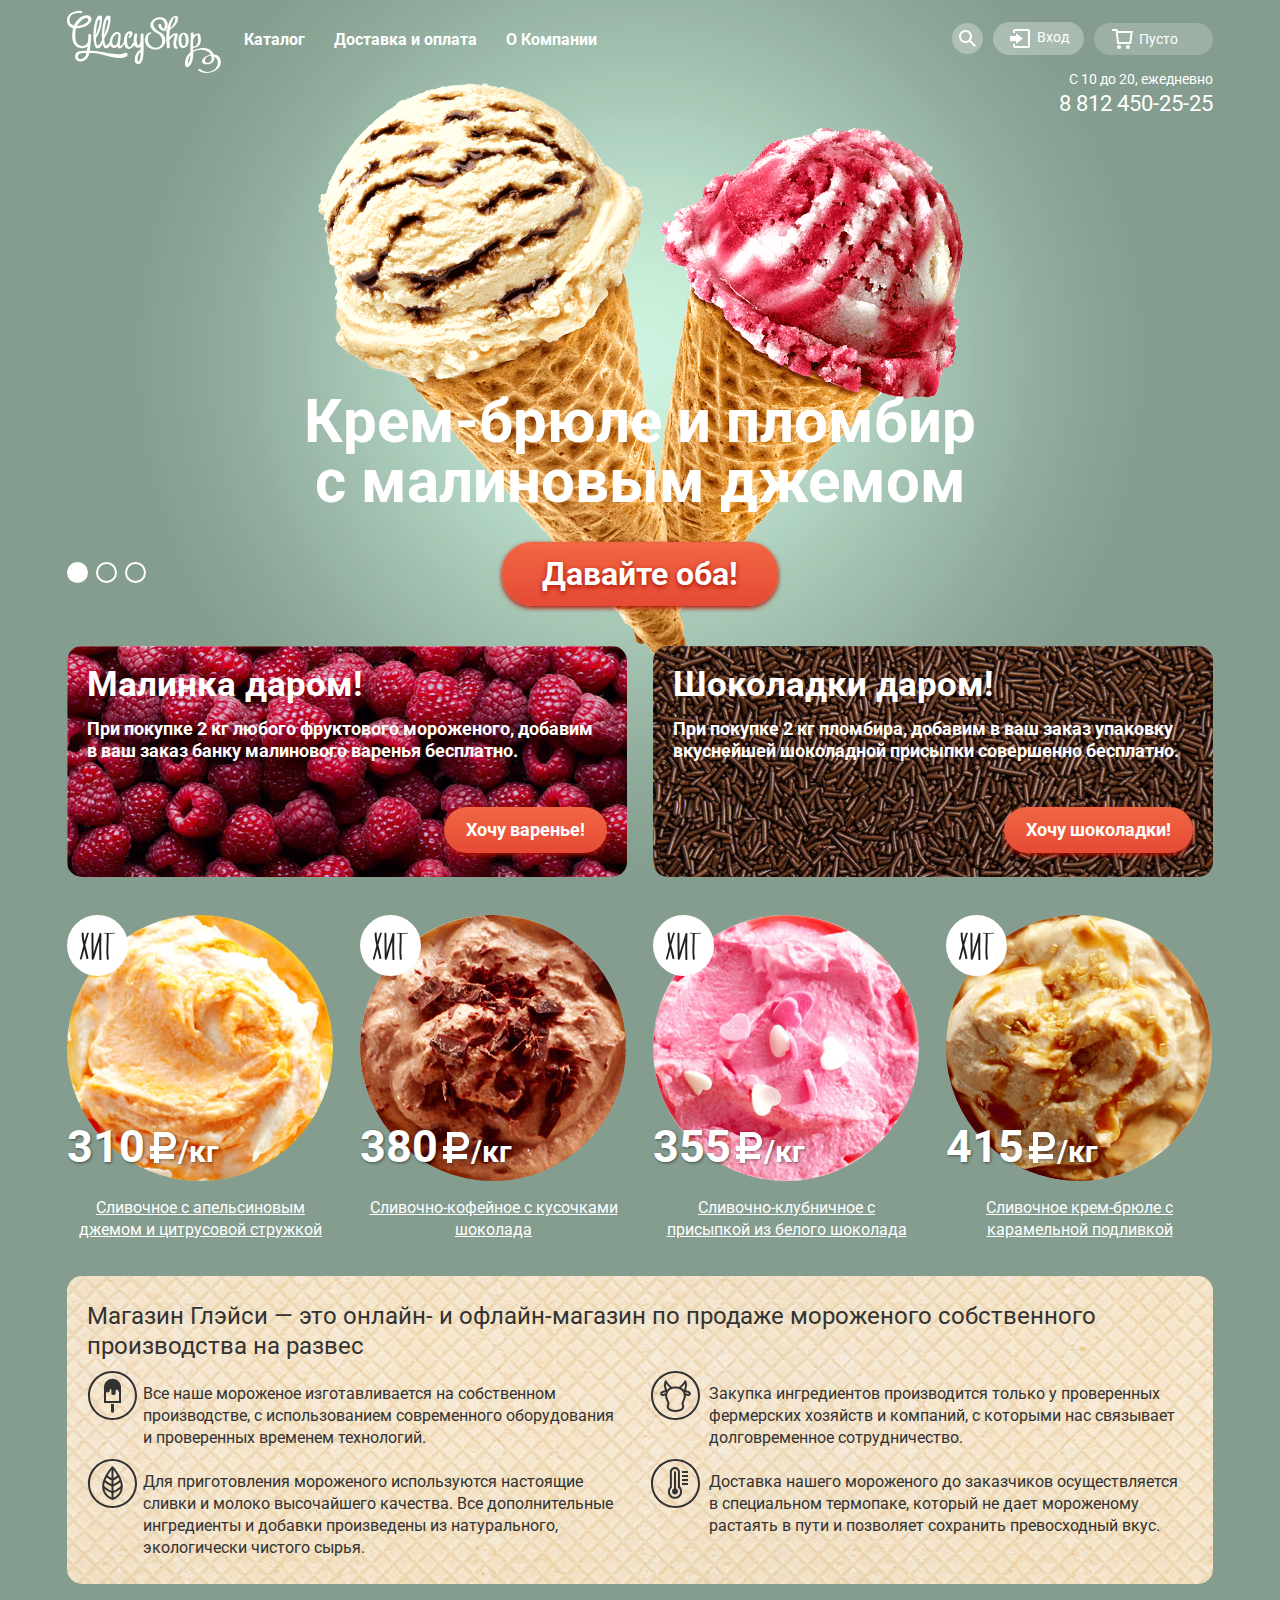
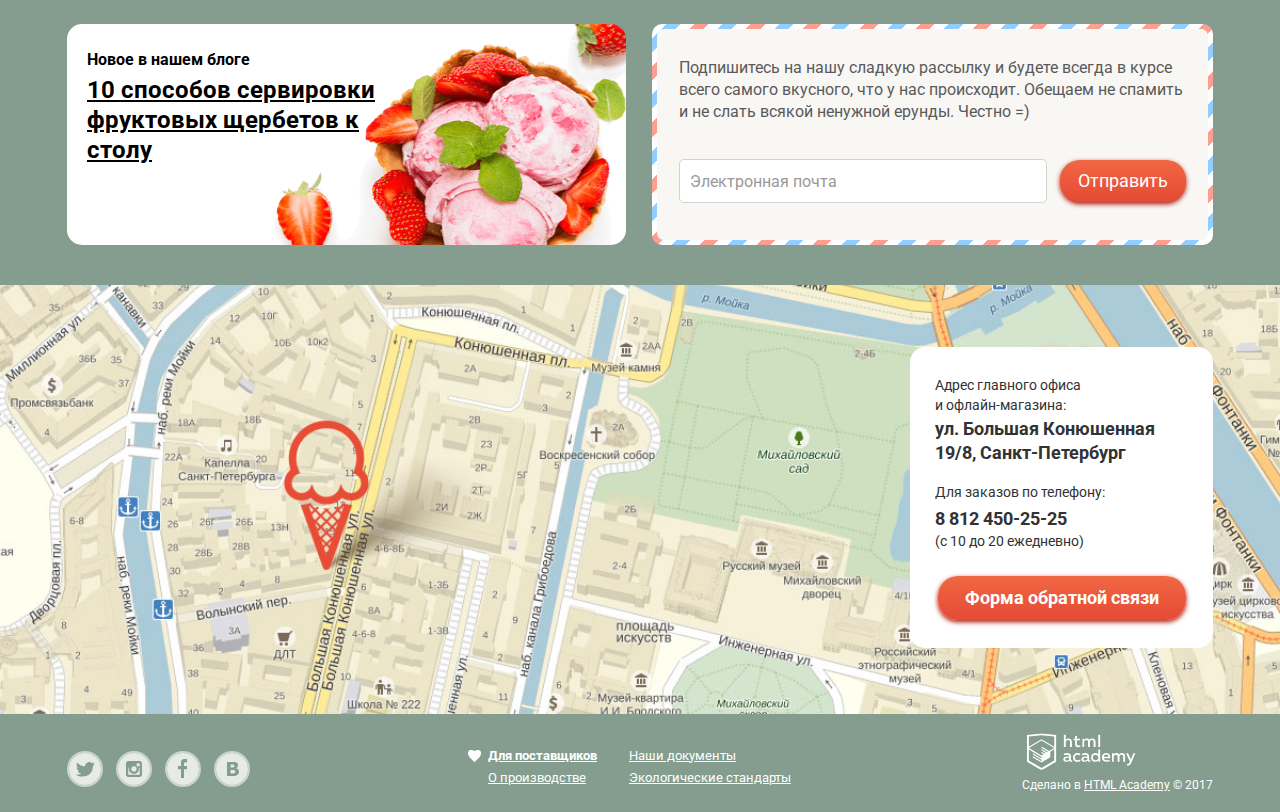
<file: index.html>
<!DOCTYPE html>
<html lang="ru">
  <head>
    <meta charset="utf-8">
    <title>Глейси — магазин мороженого</title>
    <link rel="stylesheet" type="text/css" href="css/normalize.css" />
    <link rel="stylesheet" href="css/style-dist.css">
    <link href="https://fonts.googleapis.com/css?family=Roboto:400,700&amp;subset=cyrillic" rel="stylesheet">
  </head>

  <body>

    <input class="visually-hidden" type="radio" id="product-1" name="toggle" checked>
    <input class="visually-hidden" type="radio" id="product-2" name="toggle">
    <input class="visually-hidden" type="radio" id="product-3" name="toggle">

    <div class="index-wrapper">

      <header class="index-header container">

        <nav class="main-menu">
          <a class="logo"><img src="img/logo.svg" alt="Логотип Глейси" width="154" height="64"></a>
          <ul class="main-navigation">
            <li class="sub-menu-container"><a class="sub-menu-link" href="#">Каталог</a>
              <ul class="sub-menu">
                <li><a href="#">Новинки</a></li>
                <li><a href="gllacy-catalog.html">Сливочное</a></li>
                <li><a href="#">Щербеты</a></li>
                <li><a href="#">Фруктовый лед</a></li>
                <li><a href="#">Мелорин</a></li>
              </ul>
            </li>
            <li><a href="#">Доставка и оплата</a></li>
            <li><a href="#">О Компании</a></li>
          </ul>

          <ul class="user-navigation">
            <li class="search">
              <form action="https://echo.htmlacademy.ru" method="get" name="search-form">
                <div class="search-wrapper">
                  <input type="search" name="search" placeholder="Что ищем?">
                </div>
                <button type="submit"><svg version="1.1" xmlns="http://www.w3.org/2000/svg" xmlns:xlink="http://www.w3.org/1999/xlink" x="0px" y="0px" width="17px"
                	 height="17px" viewBox="0 0 17 17" enable-background="new 0 0 17 17" xml:space="preserve">
                	<path fill="#FFFFFF" d="M16.958,15.527L11.75,10.32C12.533,9.247,13,7.93,13,6.5C13,2.91,10.09,0,6.5,0S0,2.91,0,6.5
                		S2.91,13,6.5,13c1.438,0,2.763-0.473,3.839-1.263l5.205,5.204L16.958,15.527z M6.5,11C4.019,11,2,8.981,2,6.5S4.019,2,6.5,2
                		S11,4.019,11,6.5S8.981,11,6.5,11z"/>
                </svg></button>
              </form>
            </li>

            <li class="user-login">
              <div class="login"><svg version="1.1" id="Layer_1" xmlns="http://www.w3.org/2000/svg" xmlns:xlink="http://www.w3.org/1999/xlink" x="0px" y="0px"
              	 width="21px" height="19px" viewBox="0 0 21 19" enable-background="new 0 0 21 19" xml:space="preserve">
              	<polygon fill="#FFFFFF" points="6,14.875 12.917,9.5 6,4.125 6,7.042 -0.042,7.042 -0.042,11.959 6,11.959 	"/>
              	<path fill="#FFFFFF" d="M18,0H5C3.9,0,3,0.9,3,2v2h2V2h13v15H5v-2H3v2c0,1.1,0.9,2,2,2h13c1.1,0,2-0.9,2-2V2C20,0.9,19.1,0,18,0z"
              		/>
              </svg>  Вход</div>
              <div class="login-form form-basic">
                <form action="https://echo.htmlacademy.ru" method="post" name="login-form">
                  <input type="email" name="email" placeholder="Электронная почта">
                  <input type="password" name="password" placeholder="Пароль">
                  <div class="login-form-wrapper">
                    <button class="login-button button" type="submit" value="Войти">Войти</button>
                      <div class="login-form-wrapper-inner">
                        <a href="#">Забыли пароль?</a>
                        <a href="#">Новая регистрация</a>
                      </div>
                  </div>
                </form>
              </div>
            </li>

            <li class="cart">
              <a class="empty-cart" href="#">Пусто</a>
            </li>

          </ul>
        </nav>

        <div class="header-contacts index-header-contacts">
          <p>С 10 до 20, ежедневно</p>
          <a href="tel:+78124502525">8 812 450-25-25</a>
        </div>

      </header>

      <main>

        <div class="container">

          <h1 class="visually-hidden">Магазин Глэйси</h1>

          <section class="slider-section">
            <div class="slider-controls">
              <label for="product-1"></label>
              <label for="product-2"></label>
              <label for="product-3"></label>
            </div>
            <ul class="slider">
              <li id="slide1">
                <b>Крем-брюле и пломбир с малиновым джемом</b>
                <a class="slider-button button" href="#">Давайте оба!</a>
              </li>
              <li id="slide2">
                <b>Шоколадный пломбир и лимонный сорбет</b>
                <a class="slider-button button" href="#">Давайте оба!</a>
              </li>
              <li id="slide3">
                <b>Пломбир с помадкой и клубничный щербет</b>
                <a class="slider-button button" href="#">Давайте оба!</a>
              </li>
            </ul>
          </section>
          <section class="promo-section">
            <div class="promo-container">
              <h2 class="promo-header">Малинка даром!</h2>
              <p>При покупке 2 кг любого фруктового мороженого, добавим в ваш заказ банку малинового варенья бесплатно.</p>
              <a class="promo-button button" href="#">Хочу варенье!</a>
            </div>
            <div class="promo-container">
              <h2 class="promo-header">Шоколадки даром!</h2>
              <p>При покупке 2 кг пломбира, добавим в ваш заказ упаковку вкуснейшей шоколадной присыпки совершенно бесплатно.</p>
              <a class="promo-button button" href="#">Хочу шоколадки!</a>
            </div>
          </section>

          <section class="bestsellers">
            <div class="product">
              <div class="product-image"><img src="img/product01.jpg" alt="Сливочное с апельсиновым джемом и цитрусовой стружкой" width="267" height="267"></div>
              <p class="price">310   <span class="rouble">Р</span><span class="price-weight">/кг</span></p>
              <h3 class="product-name"><a href="#">Сливочное с апельсиновым джемом и цитрусовой стружкой</a></h3>
              <div class="product-hover"><a href="#" class="product-button button">Быстрый просмотр</a></div>
            </div>

            <div class="product">
              <div class="product-image"><img src="img/product02.jpg" alt="Сливочно-кофейное с кусочками шоколада" width="267" height="267"></div>
              <p class="price">380   <span class="rouble">Р</span><span class="price-weight">/кг</span></p>
              <h3 class="product-name"><a href="#">Сливочно-кофейное с кусочками шоколада</a></h3>
              <div class="product-hover"><a href="#" class="product-button button">Быстрый просмотр</a></div>
            </div>

            <div class="product">
              <div class="product-image"><img src="img/product03.jpg" alt="Сливочно-клубничное с присыпкой из белого шоколада" width="267" height="267"></div>
              <p class="price">355   <span class="rouble">Р</span><span class="price-weight">/кг</span></p>
              <h3 class="product-name"><a href="#">Сливочно-клубничное с присыпкой из белого шоколада</a></h3>
              <div class="product-hover"><a href="#" class="product-button button">Быстрый просмотр</a></div>
            </div>

            <div class="product">
              <div class="product-image"><img src="img/product04.jpg" alt="Сливочное крем-брюле с карамельной подливкой" width="267" height="267"></div>
              <p class="price">415   <span class="rouble">Р</span><span class="price-weight">/кг</span></p>
              <h3 class="product-name"><a href="#">Сливочное крем-брюле с карамельной подливкой</a></h3>
              <div class="product-hover"><a href="#" class="product-button button">Быстрый просмотр</a></div>
            </div>
          </section>

          <section class="main-text">
            <h4 class="main-text-header">Магазин Глэйси — это онлайн- и офлайн-магазин по продаже мороженого собственного производства на развес</h4>
            <div class="main-text-wrapper">
              <div class="text-block-wrapper">
                <p class="main-text-block block-first">Все наше мороженое изготавливается на собственном производстве, с использованием современного оборудования и проверенных временем технологий.</p>
                <p class="main-text-block block-second">Для приготовления мороженого используются настоящие сливки и молоко высочайшего качества. Все дополнительные ингредиенты и добавки произведены из натурального, экологически чистого сырья.</p>
              </div>
              <div class="text-block-wrapper">
                <p class="main-text-block block-third">Закупка ингредиентов  производится только у проверенных фермерских хозяйств и компаний, с которыми нас связывает долговременное сотрудничество.</p>
                <p class="main-text-block block-fourth">Доставка нашего мороженого до заказчиков осуществляется в специальном термопаке, который не дает мороженому растаять в пути и позволяет сохранить превосходный вкус.</p>
              </div>
            </div>

          </section>

          <section class="blog-subscribe">
            <article class="blog-preview">
              <h5 class="blog-previev-header">Новое в нашем блоге</h5>
              <a href="#">10 способов сервировки фруктовых щербетов к столу</a>
            </article>
            <div class="subscribe-wrapper">
              <div class="subscribe">
                <p>Подпишитесь на нашу сладкую рассылку и будете всегда в курсе всего самого вкусного, что у нас происходит. Обещаем не спамить и не слать всякой ненужной ерунды. Честно =)</p>
                <form action="https://echo.htmlacademy.ru" method="get">
                  <input type="email" name="email" placeholder="Электронная почта">
                  <button class="subscribe-button button" type="submit" value="Отправить">Отправить</button>
                </form>
              </div>
            </div>
          </section>

        </div>

        <section class="index-map">
          <div class="map">
            <iframe src="https://yandex.ru/map-widget/v1/?um=constructor%3A3333afc175a2c64315f23f53c13cefc264d4e09937ae73d2a438f9a277a9eeb6&amp;source=constructor"></iframe>
            <div class="container">
              <div class="map-contacts">
                <p class="contacts">Адрес главного офиса <br>и офлайн-магазина:<br>
                <span>ул. Большая Конюшенная 19/8, Санкт-Петербург</span><br>
                Для заказов по телефону:<br>
                <a class="map-tel" href="tel:+78124502525">8 812 450-25-25</a><br>
                (с 10 до 20 ежедневно)</p>
                <a class="map-button button" href="#">Форма обратной связи</a>
              </div>
            </div>
          </div>
        </section>

      </main>

      <footer class="index-footer container">

        <div class="social-media">
          <ul>
            <li><a class="social-button twitter" href="twitter.com" aria-label="Твиттер"></a></li>
            <li><a class="social-button instagram" href="instagram.com" aria-label="Инстаграм"></a></li>
            <li><a class="social-button facebook" href="facebook.com" aria-label="Фейсбук"></a></li>
            <li><a class="social-button vk" href="vk.com" aria-label="Вконтакте"></a></li>
          </ul>
        </div>

        <nav class="footer-menu">
          <ul>
            <li><a class="heart" href="#">Для поставщиков</a></li>
            <li><a href="#">О производстве</a></li>
          </ul>
          <ul>
            <li><a href="#">Наши документы</a></li>
            <li><a href="#">Экологические стандарты</a></li>
          </ul>
        </nav>

        <div class="developer">
          <a href="https://htmlacademy.ru/intensive/htmlcss"><img src="img/logo-htmlacademy-small.svg" alt="HTML Academy" width="125" height="39"></a>
          <a href="https://htmlacademy.ru/intensive/htmlcss">Сделано в <span>HTML Academy</span> © 2017</a>
        </div>

      </footer>

      <!-- форма обратной связи -->

      <section class="callback-form modal">
        <button class="modal-close" type="button">Закрыть</button>
        <h4>Мы обязательно вам ответим!</h4>
        <form class="form-basic" action="https://echo.htmlacademy.ru" method="post" name="callback-form">
          <input type="text" name="name" placeholder="Как вас зовут?" id="username">
          <input type="email" name="email" placeholder="Ваша почта для ответа?" id="user-email">
          <textarea name="textarea" rows="8" placeholder="Напишите что-нибудь..." id="user-text"></textarea>
          <button class="callback-button button" type="submit" value="Отправить">Отправить</button>
        </form>
      </section>

      <div class="wrapper-black"></div>

    </div>
    <script src="js/script-dist.js"></script>
  </body>
</html>
</file>
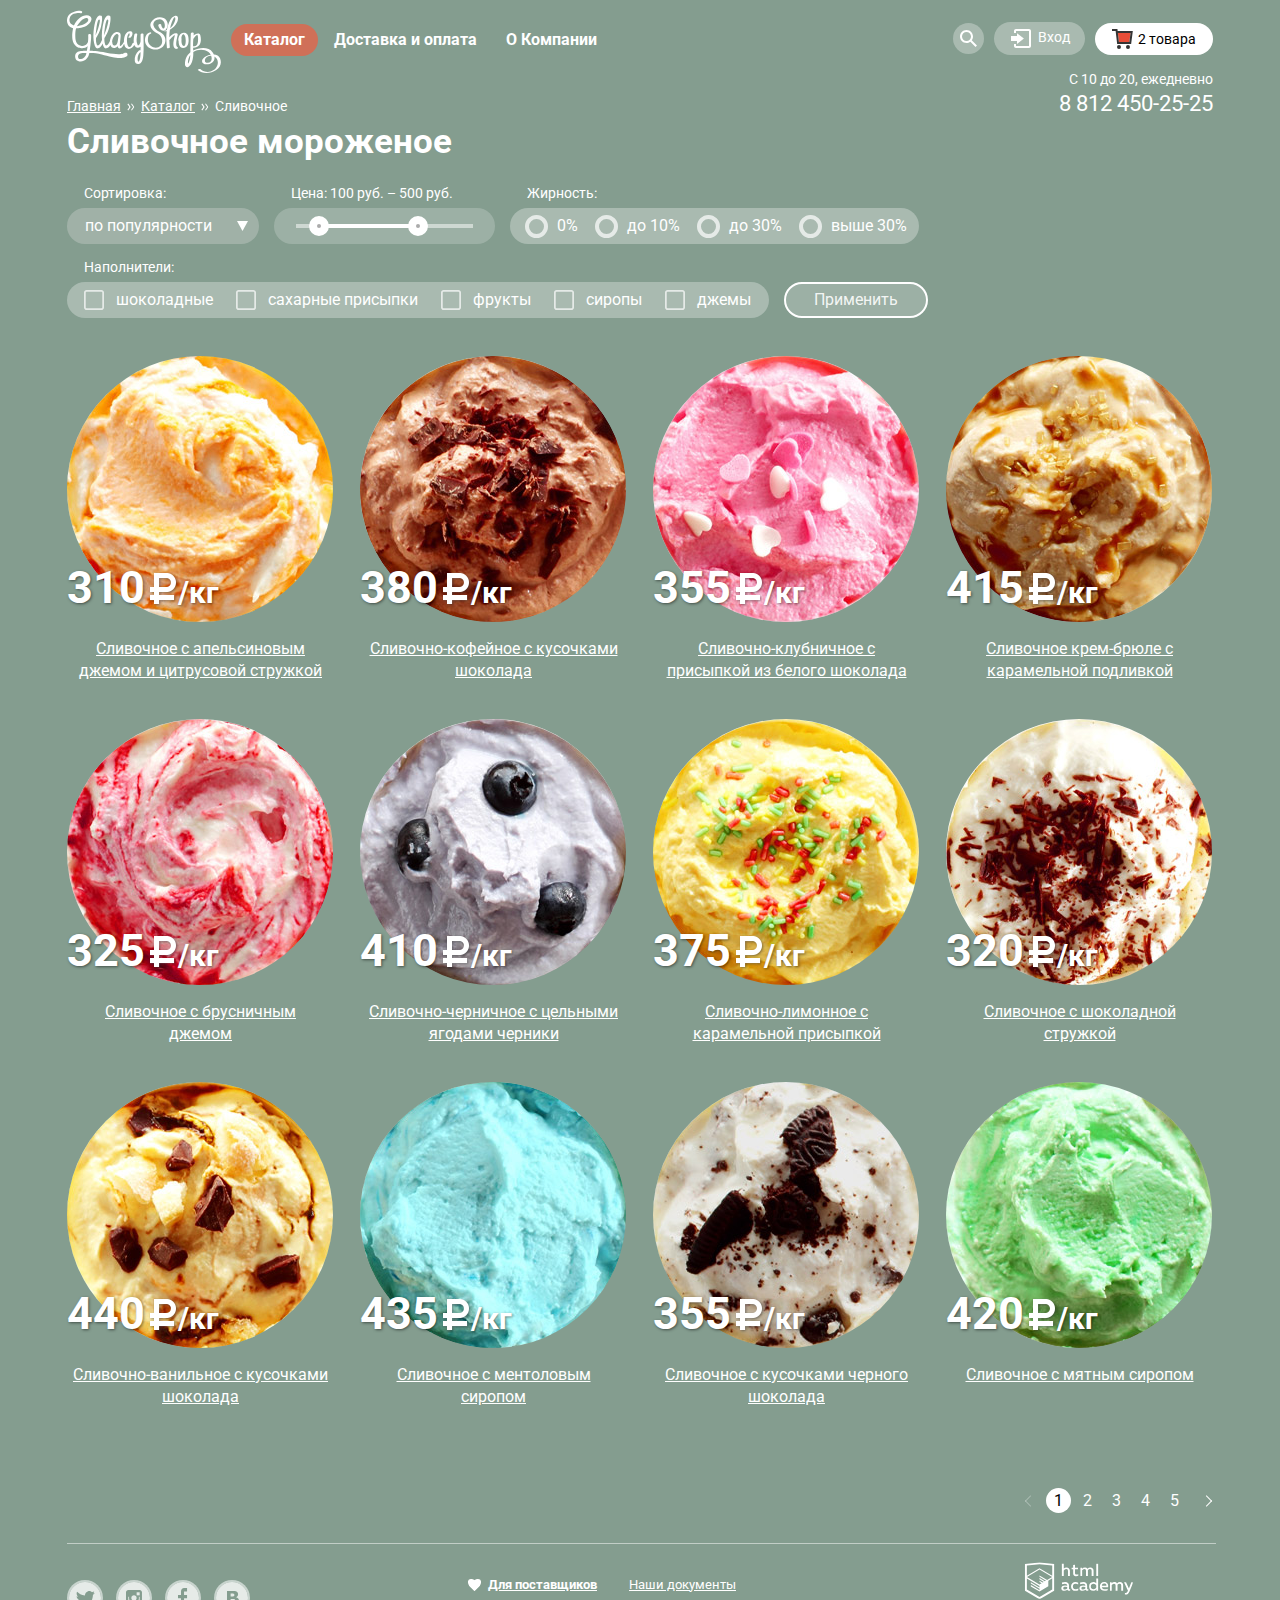
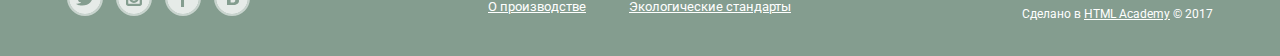
<file: gllacy-catalog.html>
<!DOCTYPE html>
<html lang="ru">
  <head>
    <meta charset="UTF-8">
    <title>Глейси: каталог сливочого мороженого</title>
    <link rel="stylesheet" type="text/css" href="css/normalize.css" />
    <link rel="stylesheet" href="css/style-dist.css">
    <link href="https://fonts.googleapis.com/css?family=Roboto:400,700&amp;subset=cyrillic" rel="stylesheet">
  </head>

  <body>

    <div class="global-wrapper">

      <header class="catalog-header container">

        <nav class="main-menu">
          <a class="logo" href="index.html"><img src="img/logo.svg" alt="Логотип Глейси" width="154" height="64"></a>
          <ul class="main-navigation">
            <li class="sub-menu-container active-menu-item"><a class="sub-menu-link" href="#">Каталог</a>
              <ul class="sub-menu">
                <li><a href="#">Новинки</a></li>
                <li class="sub-menu-current"><a href="gllacy-catalog.html">Сливочное</a></li>
                <li><a href="#">Щербеты</a></li>
                <li><a href="#">Фруктовый лед</a></li>
                <li><a href="#">Мелорин</a></li>
              </ul>
            </li>
            <li><a href="#">Доставка и оплата</a></li>
            <li><a href="#">О Компании</a></li>
          </ul>

          <ul class="user-navigation">
            <li class="search">
                <form action="https://echo.htmlacademy.ru" method="get" name="search-form">
                  <div class="search-wrapper">
                    <input type="search" name="search" placeholder="Что ищем?">
                  </div>
                  <button type="submit"><svg version="1.1" xmlns="http://www.w3.org/2000/svg" xmlns:xlink="http://www.w3.org/1999/xlink" x="0px" y="0px" width="17px"
                     height="17px" viewBox="0 0 17 17" enable-background="new 0 0 17 17" xml:space="preserve">
                    <path fill="#FFFFFF" d="M16.958,15.527L11.75,10.32C12.533,9.247,13,7.93,13,6.5C13,2.91,10.09,0,6.5,0S0,2.91,0,6.5
                      S2.91,13,6.5,13c1.438,0,2.763-0.473,3.839-1.263l5.205,5.204L16.958,15.527z M6.5,11C4.019,11,2,8.981,2,6.5S4.019,2,6.5,2
                      S11,4.019,11,6.5S8.981,11,6.5,11z"/>
                  </svg></button>
                </form>
            </li>

            <li class="user-login">
              <div class="login"><svg version="1.1" id="Layer_1" xmlns="http://www.w3.org/2000/svg" xmlns:xlink="http://www.w3.org/1999/xlink" x="0px" y="0px"
                 width="21px" height="19px" viewBox="0 0 21 19" enable-background="new 0 0 21 19" xml:space="preserve">
                <polygon fill="#FFFFFF" points="6,14.875 12.917,9.5 6,4.125 6,7.042 -0.042,7.042 -0.042,11.959 6,11.959 	"/>
                <path fill="#FFFFFF" d="M18,0H5C3.9,0,3,0.9,3,2v2h2V2h13v15H5v-2H3v2c0,1.1,0.9,2,2,2h13c1.1,0,2-0.9,2-2V2C20,0.9,19.1,0,18,0z"
                  />
              </svg>  Вход</div>
              <div class="login-form">
                <form class="form-basic" action="https://echo.htmlacademy.ru" method="post" name="login-form">
                  <input type="email" name="email" placeholder="Электронная почта">
                  <input type="password" name="password" placeholder="Пароль">
                  <div class="login-form-wrapper">
                    <button class="login-button button" type="submit" value="Войти">Войти</button>
                      <div class="login-form-wrapper-inner">
                        <a href="#">Забыли пароль?</a>
                        <a href="#">Новая регистрация</a>
                      </div>
                  </div>
                </form>
              </div>
            </li>

            <li class="cart">
              <a class="full-cart" href="#">2 товара</a>
              <div class="cart-expand">
                <div class="cart-row">
                  <a href="#"><svg class="cart-cross" xmlns="http://www.w3.org/2000/svg" width="11" height="11" viewBox="0 0 11 11"><path fill="#231F20" d="M10.979.728l-.708-.707L5.5 4.792.729.021.021.728 4.793 5.5.021 10.271l.707.708L5.5 6.207l4.771 4.772.708-.708L6.207 5.5z"/></svg></a>
                  <img class="cart-product" src="img/product01.jpg" alt="Пломбир с апельсиновым джемом" width="33" height="33">
                  <p class="cart-name">Пломбир с апельсиновым джемом</p>
                  <p class="cart-weight">1,5 кг х <span>200 руб.</span></p>
                  <p class="cart-price">300 руб.</p>
                </div>
                <div class="cart-row">
                  <a href="#"><svg class="cart-cross" xmlns="http://www.w3.org/2000/svg" width="11" height="11" viewBox="0 0 11 11"><path fill="#231F20" d="M10.979.728l-.708-.707L5.5 4.792.729.021.021.728 4.793 5.5.021 10.271l.707.708L5.5 6.207l4.771 4.772.708-.708L6.207 5.5z"/></svg></a>
                  <img class="cart-product" src="img/product03.jpg" alt="Клубничный пломбир с присыпкой из белого шоколада" width="33" height="33">
                  <p class="cart-name">Клубничный пломбир с присыпкой из белого шоколада</p>
                  <p class="cart-weight">1,5 кг х <span>300 руб.</span></p>
                  <p class="cart-price">450 руб.</p>
                </div>
                <p class="total">Итого: 750 руб.</p>
                <a class="cart-button button" href="#">Оформить заказ</a>
              </div>
            </li>

          </ul>
        </nav>

        <div class="header-contacts catalog-header-contacts">
          <p>С 10 до 20, ежедневно</p>
          <a href="tel:+78124502525">8 812 450-25-25</a>
        </div>

      </header>

      <main class="container">
        <nav class="breadcrumbs">
          <ol>
            <li><a href="index.html">Главная</a></li>
            <li><a href="#">Каталог</a></li>
            <li class="breadcrumb-active"><a class="breadcrumb-link">Сливочное</a></li>
          </ol>
        </nav>

        <h1 class="catalog-h1">Сливочное мороженое</h1>

        <section class="catalog-filter">

          <form action="https://echo.htmlacademy.ru" method="get" name="catalog-filter">
            <div class="catalog-filter-wrapper">

              <div class="catalog-select-wrapper">
                <select class="catalog-select" name="select" id="select-id">
                  <option value="popular">по популярности</option>
                  <option value="price-low">сначала недорогие</option>
                  <option value="price-high">сначала дорогие</option>
                  <option value="fat">по жирности</option>
                </select>
                <label for="select-id">Сортировка:</label>
              </div>

              <div class="price-range-wrapper">
                <label for="price-range">Цена: 100 руб. – 500 руб.</label>
                <input type="range" min="100" max="500" step="50" id="price-range">
                <div class="price-range-inner-wrapper">
                  <div class="scale"></div>
                  <div class="scale-toggled"></div>
                  <div class="toggle toggle-min"></div>
                  <div class="toggle toggle-max"></div>
                </div>
              </div>

              <fieldset class="fat-select">
                <legend>Жирность:</legend>
                <div class="fat-select-wrapper">
                  <input class="fat-select-radio" type="radio" name="fat-radio" value="0%" id="fat-zero-fat" tabindex="0">
                  <label for="fat-zero-fat">0%</label>
                  <input class="fat-select-radio" type="radio" name="fat-radio" value="до 10%" id="fat-less-10-fat" tabindex="0">
                  <label for="fat-less-10-fat">до 10%</label>
                  <input class="fat-select-radio" type="radio" name="fat-radio" value="до 30%" id="fat-less-30-fat" tabindex="0">
                  <label for="fat-less-30-fat">до 30%</label>
                  <input class="fat-select-radio" type="radio" name="fat-radio" value="выше 30%" id="fat-above-30-fat" tabindex="0">
                  <label for="fat-above-30-fat">выше 30%</label>
                </div>
              </fieldset>

            </div>

            <div class="catalog-filter-wrapper">
              <fieldset class="fill-select">
                <legend>Наполнители:</legend>
                <div class="fill-select-wrapper">
                  <input class="fill-select-checkbox" type="checkbox" name="chocolate" value="chocolate" id="chocolate-id" tabindex="0">
                  <label for="chocolate-id">шоколадные</label>
                  <input class="fill-select-checkbox" type="checkbox" name="sugar" value="sugar" id="sugar-id" tabindex="0">
                  <label for="sugar-id">сахарные присыпки</label>
                  <input class="fill-select-checkbox" type="checkbox" name="fruit" value="fruit" id="fruit-id" tabindex="0">
                  <label for="fruit-id">фрукты</label>
                  <input class="fill-select-checkbox" type="checkbox" name="syrup" value="syrup" id="syrup-id" tabindex="0">
                  <label for="syrup-id">сиропы</label>
                  <input class="fill-select-checkbox" type="checkbox" name="jam" value="jam" id="jam-id" tabindex="0">
                  <label for="jam-id">джемы</label>
                </div>
              </fieldset>

              <button class="catalog-filter-button" type="submit" value="Применить">Применить</button>
            </div>

          </form>
        </section>

        <section class="catalog-products" aria-label="Каталог товаров">
          <div class="product inner-product">
            <div class="product-image"><img src="img/product01.jpg" alt="Сливочное с апельсиновым джемом и цитрусовой стружкой" width="267" height="267"></div>
            <p class="price">310   <span class="rouble">Р</span><span class="price-weight">/кг</span></p>
            <h3 class="product-name"><a href="#">Сливочное с апельсиновым джемом и цитрусовой стружкой</a></h3>
            <div class="product-hover"><a href="#" class="product-button button">Быстрый просмотр</a></div>
          </div>

          <div class="product inner-product">
            <div class="product-image"><img src="img/product02.jpg" alt="Сливочно-кофейное с кусочками шоколада" width="267" height="267"></div>
            <p class="price">380   <span class="rouble">Р</span><span class="price-weight">/кг</span></p>
            <h3 class="product-name"><a href="#">Сливочно-кофейное с кусочками шоколада</a></h3>
            <div class="product-hover"><a href="#" class="product-button button">Быстрый просмотр</a></div>
          </div>

          <div class="product inner-product">
            <div class="product-image"><img src="img/product03.jpg" alt="Сливочно-клубничное с присыпкой из белого шоколада" width="267" height="267"></div>
            <p class="price">355   <span class="rouble">Р</span><span class="price-weight">/кг</span></p>
            <h3 class="product-name"><a href="#">Сливочно-клубничное с присыпкой из белого шоколада</a></h3>
            <div class="product-hover"><a href="#" class="product-button button">Быстрый просмотр</a></div>
          </div>

          <div class="product inner-product">
            <div class="product-image"><img src="img/product04.jpg" alt="Сливочное крем-брюле с карамельной подливкой" width="267" height="267"></div>
            <p class="price">415   <span class="rouble">Р</span><span class="price-weight">/кг</span></p>
            <h3 class="product-name"><a href="#">Сливочное крем-брюле с карамельной подливкой</a></h3>
            <div class="product-hover"><a href="#" class="product-button button">Быстрый просмотр</a></div>
          </div>

          <div class="product inner-product">
            <div class="product-image"><img src="img/product05.jpg" alt="Сливочное с брусничным джемом" width="267" height="267"></div>
            <p class="price">325   <span class="rouble">Р</span><span class="price-weight">/кг</span></p>
            <h3 class="product-name"><a href="#">Сливочное с брусничным джемом</a></h3>
            <div class="product-hover"><a href="#" class="product-button button">Быстрый просмотр</a></div>
          </div>

          <div class="product inner-product">
            <div class="product-image"><img src="img/product06.jpg" alt="Сливочно-черничное с цельными ягодами черники" width="267" height="267"></div>
            <p class="price">410   <span class="rouble">Р</span><span class="price-weight">/кг</span></p>
            <h3 class="product-name"><a href="#">Сливочно-черничное с цельными ягодами черники </a></h3>
            <div class="product-hover"><a href="#" class="product-button button">Быстрый просмотр</a></div>
          </div>

          <div class="product inner-product">
            <div class="product-image"><img src="img/product07.jpg" alt="Сливочно-лимонное с карамельной присыпкой" width="267" height="267"></div>
            <p class="price">375   <span class="rouble">Р</span><span class="price-weight">/кг</span></p>
            <h3 class="product-name"><a href="#">Сливочно-лимонное с карамельной присыпкой</a></h3>
            <div class="product-hover"><a href="#" class="product-button button">Быстрый просмотр</a></div>
          </div>

          <div class="product inner-product">
            <div class="product-image"><img src="img/product08.jpg" alt="Сливочное с шоколадной стружкой" width="267" height="267"></div>
            <p class="price">320   <span class="rouble">Р</span><span class="price-weight">/кг</span></p>
            <h3 class="product-name"><a href="#">Сливочное с шоколадной стружкой</a></h3>
            <div class="product-hover"><a href="#" class="product-button button">Быстрый просмотр</a></div>
          </div>

          <div class="product inner-product">
            <div class="product-image"><img src="img/product09.jpg" alt="Сливочно-ванильное с кусочками шоколада" width="267" height="267"></div>
            <p class="price">440   <span class="rouble">Р</span><span class="price-weight">/кг</span></p>
            <h3 class="product-name"><a href="#">Сливочно-ванильное с кусочками шоколада</a></h3>
            <div class="product-hover"><a href="#" class="product-button button">Быстрый просмотр</a></div>
          </div>

          <div class="product inner-product">
            <div class="product-image"><img src="img/product10.jpg" alt="Сливочноe с ментоловым сиропом" width="267" height="267"></div>
            <p class="price">435   <span class="rouble">Р</span><span class="price-weight">/кг</span></p>
            <h3 class="product-name"><a href="#">Сливочноe с ментоловым сиропом</a></h3>
            <div class="product-hover"><a href="#" class="product-button button">Быстрый просмотр</a></div>
          </div>

          <div class="product inner-product">
            <div class="product-image"><img src="img/product11.jpg" alt="Сливочное с кусочками черного шоколада" width="267" height="267"></div>
            <p class="price">355   <span class="rouble">Р</span><span class="price-weight">/кг</span></p>
            <h3 class="product-name"><a href="#">Сливочное с кусочками черного шоколада</a></h3>
            <div class="product-hover"><a href="#" class="product-button button">Быстрый просмотр</a></div>
          </div>

          <div class="product inner-product">
            <div class="product-image"><img src="img/product12.jpg" alt="Сливочное с мятным сиропом" width="267" height="267"></div>
            <p class="price">420   <span class="rouble">Р</span><span class="price-weight">/кг</span></p>
            <h3 class="product-name"><a href="#">Сливочное с мятным сиропом</a></h3>
            <div class="product-hover"><a href="#" class="product-button button">Быстрый просмотр</a></div>
          </div>
        </section>

        <section class="pagination" aria-label="Страницы каталога товаров">
          <ul>
            <li class="previous-page"><a class="previous-page-link" href="#">Предыдущая страница</a></li>
            <li><a class="active-page" href="#">1</a></li>
            <li><a href="#">2</a></li>
            <li><a href="#">3</a></li>
            <li><a href="#">4</a></li>
            <li><a href="#">5</a></li>
            <li class="next-page"><a class="next-page-link" href="#">Следующая страница</a></li>
          </ul>
        </section>

      </main>
      <div class="footer-wrapper container">

        <footer class="index-footer inner-footer">

          <div class="social-media">
            <ul>
              <li><a class="social-button twitter" href="twitter.com" aria-label="Твиттер"></a></li>
              <li><a class="social-button instagram" href="instagram.com" aria-label="Инстаграм"></a></li>
              <li><a class="social-button facebook" href="facebook.com" aria-label="Фейсбук"></a></li>
              <li><a class="social-button vk" href="vk.com" aria-label="Вконтакте"></a></li>
            </ul>
          </div>

          <nav class="footer-menu">
              <ul>
                <li><a class="heart" href="#">Для поставщиков</a></li>
                <li><a href="#">О производстве</a></li>
              </ul>

              <ul>
                <li><a href="#">Наши документы</a></li>
                <li><a href="#">Экологические стандарты</a></li>
              </ul>
          </nav>

          <div class="developer">
            <a href="https://htmlacademy.ru/intensive/htmlcss"><img src="img/logo-htmlacademy-small.svg" alt="HTML Academy" width="121" height="39"></a>
            <a href="https://htmlacademy.ru/intensive/htmlcss">Сделано в <span>HTML Academy</span> © 2017</a>
          </div>

        </footer>
      </div>
    </div>
  </body>
</html>
</file>
<file: css/style-dist.css>
body{margin:0px;padding:0px;min-width:1146px;font-weight:400;line-height:22px;font-family:"Roboto", "Arial", sans-serif;color:white}a{color:white}.container{width:1146px;margin:0 auto;padding:0 2.3%}.visually-hidden:not(:focus):not(:active),input[type=checkbox].visually-hidden,input[type=radio].visually-hidden{position:absolute;width:1px;height:1px;margin:-1px;border:0;padding:0;white-space:nowrap;-webkit-clip-path:inset(100%);clip-path:inset(100%);clip:rect(0 0 0 0);overflow:hidden}.index-header{display:-webkit-box;display:-webkit-flex;display:-ms-flexbox;display:flex;-webkit-box-orient:vertical;-webkit-box-direction:normal;-webkit-flex-direction:column;-ms-flex-direction:column;flex-direction:column}.index-header li{list-style:none}.main-menu{display:-webkit-box;display:-webkit-flex;display:-ms-flexbox;display:flex;-webkit-box-orient:horizontal;-webkit-box-direction:normal;-webkit-flex-direction:row;-ms-flex-direction:row;flex-direction:row}.main-menu .logo{margin-top:10px;margin-right:10px}.main-navigation{display:-webkit-box;display:-webkit-flex;display:-ms-flexbox;display:flex;-webkit-box-orient:horizontal;-webkit-box-direction:normal;-webkit-flex-direction:row;-ms-flex-direction:row;flex-direction:row;-webkit-box-align:center;-webkit-align-items:center;-ms-flex-align:center;align-items:center;-webkit-flex-wrap:wrap;-ms-flex-wrap:wrap;flex-wrap:wrap;width:460px;padding:0;margin:0}.main-navigation a{margin:0;padding:0;font-size:16px;font-weight:700;line-height:18px;text-decoration:none}.main-navigation .sub-menu-link{padding-bottom:20px}.main-navigation>li{padding:5px 13px;margin-right:3px;border-radius:30px}.main-navigation>li:hover{background:#ffffff}.main-navigation>li:hover a{color:#333333}.main-navigation>li:active{-webkit-box-shadow:inset 0 2px 2px 0 #696969;box-shadow:inset 0 2px 2px 0 #696969}.active-menu-item{background:#d07058}.index-header-contacts{margin-bottom:-145px}.header-contacts{display:-webkit-box;display:-webkit-flex;display:-ms-flexbox;display:flex;-webkit-box-orient:vertical;-webkit-box-direction:normal;-webkit-flex-direction:column;-ms-flex-direction:column;flex-direction:column;-webkit-box-align:end;-webkit-align-items:flex-end;-ms-flex-align:end;align-items:flex-end;-webkit-align-self:flex-end;-ms-flex-item-align:end;align-self:flex-end;margin-top:-9px}.header-contacts p{margin:0;margin-bottom:5px;font-size:14px;line-height:16px}.header-contacts a{font-size:22px;line-height:24px;text-decoration:none}.sub-menu{z-index:1;display:none}.sub-menu-container{position:relative}.sub-menu-container:hover .sub-menu{display:-webkit-box;display:-webkit-flex;display:-ms-flexbox;display:flex;-webkit-box-orient:vertical;-webkit-box-direction:normal;-webkit-flex-direction:column;-ms-flex-direction:column;flex-direction:column;-webkit-flex-wrap:wrap;-ms-flex-wrap:wrap;flex-wrap:wrap}.sub-menu{position:absolute;top:37px;left:-7px;z-index:5;width:143px;margin:0;padding:2px 0px;background-color:rgba(248, 247, 244, 1);border-radius:5px;-webkit-box-shadow:0px 15px 20px 0 rgba(0, 0, 0, 0.4);box-shadow:0px 15px 20px 0 rgba(0, 0, 0, 0.4)}.sub-menu a{padding:0;font-size:14px;line-height:16px;font-weight:400;color:#323232;text-decoration:none}.sub-menu li{padding:4px 20px;margin-top:1px}.sub-menu li:first-child{margin-bottom:7px}.sub-menu li:last-child{margin-bottom:5px}.sub-menu li:first-child a{font-size:14px;font-weight:700;color:#000000}.sub-menu li:first-child a:after{content:"";position:absolute;top:38px;left:6px;display:block;width:127px;height:1px;background-color:rgba(0, 0, 0, 0.2)}.sub-menu li:hover{background:#fbded7}.sub-menu li:active{background:#f6b5a5}.sub-menu-current{background:rgba(202, 112, 88, 1)}.sub-menu-current a{color:white}.user-navigation{display:-webkit-box;display:-webkit-flex;display:-ms-flexbox;display:flex;-webkit-box-orient:horizontal;-webkit-box-direction:normal;-webkit-flex-direction:row;-ms-flex-direction:row;flex-direction:row;-webkit-box-align:center;-webkit-align-items:center;-ms-flex-align:center;align-items:center;-webkit-flex-wrap:wrap;-ms-flex-wrap:wrap;flex-wrap:wrap;padding:0;margin:0;margin-left:auto;margin-top:10px}.user-navigation p{padding:0;margin:0}.user-navigation a{padding:0;margin:0}.user-navigation li{padding:0;margin:0;margin-right:10px;padding-bottom:13px}.user-navigation li:last-child{margin:0}.search{z-index:1}.search form{position:relative;display:-webkit-box;display:-webkit-flex;display:-ms-flexbox;display:flex;-webkit-box-orient:vertical;-webkit-box-direction:reverse;-webkit-flex-direction:column-reverse;-ms-flex-direction:column-reverse;flex-direction:column-reverse;-webkit-box-align:end;-webkit-align-items:flex-end;-ms-flex-align:end;align-items:flex-end}.search-wrapper{display:none;padding:20px 15px;background-color:#f8f7f4;border-radius:5px}.search:hover .search-wrapper{position:absolute;display:block;top:36px;right:0px;width:310px}.search input{padding:12px 10px;width:100%;font-size:14px;font-weight:700;line-height:16px;font-family:"Roboto", "Arial", sans-serif;border:1px solid #d3d3d2;border-radius:5px}.search input:hover{padding:11px 9px;border-color:#c7c6c5;border-width:2px}.search input::-webkit-input-placeholder{color:#999999;font-weight:400}.search input:-ms-input-placeholder{color:#999999;font-weight:400}.search input::-ms-input-placeholder{color:#999999;font-weight:400}.search input::placeholder{color:#999999;font-weight:400}.search button{font-size:0}.search:hover button{background-color:white}.search:hover button path{fill:#000000}.search button{display:-webkit-box;display:-webkit-flex;display:-ms-flexbox;display:flex;-webkit-box-pack:center;-webkit-justify-content:center;-ms-flex-pack:center;justify-content:center;-webkit-box-align:center;-webkit-align-items:center;-ms-flex-align:center;align-items:center;width:31px;height:31px;background-color:rgba(255, 255, 255, 0.3);border-radius:50%;border:none}.form-basic input:hover{padding:7px 9px;border-color:#c7c6c5;border-width:2px}.user-login{position:relative}.login{display:-webkit-inline-box;display:-webkit-inline-flex;display:-ms-inline-flexbox;display:inline-flex;padding:7px 15px 7px 17px;font-size:14px;line-height:16px;white-space:pre;background:rgba(255, 255, 255, 0.3);border-radius:20px;vertical-align:middle}.user-login:hover .login{color:#000000;background:#ffffff}.user-login:hover .login path,.user-login:hover .login polygon{fill:#000000}.user-login:hover .login-form{z-index:2;display:-webkit-box;display:-webkit-flex;display:-ms-flexbox;display:flex;-webkit-box-orient:vertical;-webkit-box-direction:normal;-webkit-flex-direction:column;-ms-flex-direction:column;flex-direction:column}.login-form{position:absolute;top:37px;right:-3px;width:237px;padding:21px;background-color:#f8f7f4;border-radius:5px}.login-form{display:none}.login-form-wrapper{display:-webkit-box;display:-webkit-flex;display:-ms-flexbox;display:flex;-webkit-box-orient:horizontal;-webkit-box-direction:normal;-webkit-flex-direction:row;-ms-flex-direction:row;flex-direction:row;-webkit-flex-wrap:nowrap;-ms-flex-wrap:nowrap;flex-wrap:nowrap}.login-form-wrapper-inner{display:-webkit-box;display:-webkit-flex;display:-ms-flexbox;display:flex;-webkit-box-orient:vertical;-webkit-box-direction:normal;-webkit-flex-direction:column;-ms-flex-direction:column;flex-direction:column}.login-form input{width:100%;height:42px;padding:0 10px;margin-bottom:21px;-webkit-box-sizing:border-box;box-sizing:border-box;font-size:14px;font-weight:700;line-height:24px;font-family:"Roboto", "Arial", sans-serif;border:1px solid #d3d3d2;border-radius:5px}.login-form input::-webkit-input-placeholder{color:#999999;font-weight:400}.login-form input:-ms-input-placeholder{color:#999999;font-weight:400}.login-form input::-ms-input-placeholder{color:#999999;font-weight:400}.login-form input::placeholder{color:#999999;font-weight:400}.login-form a{font-size:13px;line-height:24px;color:#323232}.login-button{padding:10px 21px;margin-right:21px;font-size:18px;line-height:24px;font-weight:700;border-radius:20px / 25px}.global-wrapper{background-color:#849d8f}.index-wrapper{background-color:#849d8f;background-image:url(../img/slide1.png);background-repeat:no-repeat;background-position:top center;-webkit-transition:background-image 0.5s ease, background-color 0.5s ease;-o-transition:background-image 0.5s ease, background-color 0.5s ease;transition:background-image 0.5s ease, background-color 0.5s ease}.index-wrapper:after,.index-wrapper:before{content:"";visibility:hidden}.index-wrapper:before{background-image:url(../img/slide2.png)}.index-wrapper:after{background-image:url(../img/slide3.png)}.slider-section{position:relative;margin-top:392px}.slider-controls{position:absolute;left:0;bottom:62px;text-align:center}.slider-controls label{display:inline-block;width:17px;height:17px;margin-right:4px;vertical-align:top;background-color:transparent;border:2px solid #ffffff;border-radius:50%;cursor:pointer}.slider-controls label:hover{background-color:rgba(255, 255, 255, 0.3)}.slider{display:-webkit-box;display:-webkit-flex;display:-ms-flexbox;display:flex;-webkit-box-orient:horizontal;-webkit-box-direction:normal;-webkit-flex-direction:row;-ms-flex-direction:row;flex-direction:row;-webkit-box-pack:start;-webkit-justify-content:flex-start;-ms-flex-pack:start;justify-content:flex-start;padding:0;margin:0;overflow:hidden}.slider-section li{display:none;min-width:100%;margin-bottom:40px;list-style:none}.slider-section b{display:-webkit-inline-box;display:-webkit-inline-flex;display:-ms-inline-flexbox;display:inline-flex;width:690px;margin:0;padding:0;font-size:60px;line-height:60px;font-weight:700;text-align:center}.slider-section a{margin-top:30px}#product-1:checked~.index-wrapper #slide1,#product-2:checked~.index-wrapper #slide2,#product-3:checked~.index-wrapper #slide3{display:-webkit-box;display:-webkit-flex;display:-ms-flexbox;display:flex;-webkit-box-orient:vertical;-webkit-box-direction:normal;-webkit-flex-direction:column;-ms-flex-direction:column;flex-direction:column;-webkit-box-align:center;-webkit-align-items:center;-ms-flex-align:center;align-items:center}#product-1:checked~.index-wrapper label[for=product-1],#product-2:checked~.index-wrapper label[for=product-2],#product-3:checked~.index-wrapper label[for=product-3]{background-color:#ffffff}#product-1:checked~.index-wrapper{background-color:#849d8f;background-image:url(../img/slide1.png)}#product-2:checked~.index-wrapper{background-color:#8996a6;background-image:url(../img/slide2.png)}#product-3:checked~.index-wrapper{background-color:#9d8b84;background-image:url(../img/slide3.png)}.slider-button{padding:10px 40px;font-size:32px;line-height:44px;font-weight:700;text-shadow:0px 2px 5px #ac1000;border-radius:30px}.button{text-decoration:none;border:0;color:white;background-image:-webkit-gradient(linear, left top, left bottom, from(#f16743), to(#e54a35));background-image:-webkit-linear-gradient(top, #f16743, #e54a35);background-image:-o-linear-gradient(top, #f16743, #e54a35);background-image:linear-gradient(to bottom, #f16743, #e54a35);-webkit-box-shadow:0 2px 5px 0 #ac1000;box-shadow:0 2px 5px 0 #ac1000}.button:hover{background-image:-webkit-gradient(linear, left top, left bottom, from(#f58669), to(#ec6f5e));background-image:-webkit-linear-gradient(top, #f58669, #ec6f5e);background-image:-o-linear-gradient(top, #f58669, #ec6f5e);background-image:linear-gradient(to bottom, #f58669, #ec6f5e);-webkit-box-shadow:0 2px 5px 0 #ac1000;box-shadow:0 2px 5px 0 #ac1000}.button:active{background-image:-webkit-gradient(linear, left top, left bottom, from(#e74a35), to(#f26843));background-image:-webkit-linear-gradient(top, #e74a35, #f26843);background-image:-o-linear-gradient(top, #e74a35, #f26843);background-image:linear-gradient(to bottom, #e74a35, #f26843);-webkit-box-shadow:inset 0 2px 2px 0 #942718;box-shadow:inset 0 2px 2px 0 #942718}.promo-section{display:-webkit-box;display:-webkit-flex;display:-ms-flexbox;display:flex;-webkit-box-orient:horizontal;-webkit-box-direction:normal;-webkit-flex-direction:row;-ms-flex-direction:row;flex-direction:row;-webkit-box-pack:justify;-webkit-justify-content:space-between;-ms-flex-pack:justify;justify-content:space-between;margin-bottom:38px}.promo-container{display:-webkit-box;display:-webkit-flex;display:-ms-flexbox;display:flex;-webkit-box-orient:vertical;-webkit-box-direction:normal;-webkit-flex-direction:column;-ms-flex-direction:column;flex-direction:column;width:50%;padding:18px 20px 24px 20px;margin:0;background-size:cover;border-radius:15px}.promo-container a{-webkit-align-self:flex-end;-ms-flex-item-align:end;align-self:flex-end}.promo-container:first-child{margin-right:2.3%;background:#3f0c17 url(../img/raspberries.jpg) no-repeat}.promo-container:nth-child(2){background:#422a1f url(../img/chocolate.jpg) no-repeat}.promo-header{padding:0;margin:0;margin-bottom:13px;font-size:35px;font-weight:700;line-height:41px}.promo-container p{padding:0;margin:0;margin-bottom:45px;font-size:18px;line-height:22px;font-weight:700}.promo-button{padding:11px 22px;font-size:18px;line-height:24px;font-weight:700;border-radius:30px}.bestsellers,.catalog-products{display:-webkit-box;display:-webkit-flex;display:-ms-flexbox;display:flex;-webkit-box-orient:horizontal;-webkit-box-direction:normal;-webkit-flex-direction:row;-ms-flex-direction:row;flex-direction:row;-webkit-box-pack:start;-ms-flex-pack:start;justify-content:flex-start;-webkit-flex-wrap:wrap;-ms-flex-wrap:wrap;flex-wrap:wrap}.bestsellers .product:before{content:"";position:absolute;top:0px;left:0px;width:61px;height:61px;background:url(../img/bestseller.svg) no-repeat}.bestsellers{margin-bottom:26px}.product{position:relative;width:267px;min-height:335px;margin-right:26px}.product:nth-child(4n){margin-right:0}.inner-product{margin-bottom:28px}.product-image{width:266px;height:266px;margin-bottom:-57px;overflow:hidden;border-radius:50%}.price{position:relative;padding:0;margin:0;margin-bottom:12px;font-size:45px;font-weight:700;line-height:45px;text-shadow:1px 1px 3px rgba(0, 0, 0, 0.5);white-space:pre}.price:after{content:'';position:absolute;top:7px;left:82px;width:50px;height:50px;background-repeat:no-repeat;background-image:url([data-uri])}.price .price-weight{font-size:30px}.rouble{font-size:0px}.product-name{margin:0;padding:0 6px;font-size:16px;font-weight:400;line-height:22px;text-align:center}.product-hover{display:none}.product:hover{z-index:1}.product:hover .product-hover{position:absolute;top:-6px;left:-10px;display:-webkit-box;display:-webkit-flex;display:-ms-flexbox;display:flex;-webkit-box-orient:vertical;-webkit-box-direction:reverse;-webkit-flex-direction:column-reverse;-ms-flex-direction:column-reverse;flex-direction:column-reverse;-webkit-box-align:center;-webkit-align-items:center;-ms-flex-align:center;align-items:center;width:100%;height:112%;padding:10px 10px 20px 10px;border-radius:5px;z-index:-2;background-color:rgba(255, 255, 255, 0.3);-webkit-box-shadow:0px 15px 20px 0 rgba(0, 0, 0, 0.2);box-shadow:0px 15px 20px 0 rgba(0, 0, 0, 0.2)}.product-button{padding:10px 18px;margin-top:10px;font-size:18px;line-height:24px;font-weight:700;border-radius:19px / 25px}.main-text{padding:25px 20px;margin-bottom:40px;overflow:hidden;background:#e9dbbf url(../img/waffle-pattern.jpg) repeat;border-radius:15px}.main-text-header{padding:0;margin:0;font-size:24px;line-height:30px;font-weight:400;color:#323232}.main-text-wrapper{display:-webkit-box;display:-webkit-flex;display:-ms-flexbox;display:flex;-webkit-box-orient:horizontal;-webkit-box-direction:normal;-webkit-flex-direction:row;-ms-flex-direction:row;flex-direction:row}.text-block-wrapper{position:relative;display:-webkit-box;display:-webkit-flex;display:-ms-flexbox;display:flex;-webkit-box-orient:vertical;-webkit-box-direction:normal;-webkit-flex-direction:column;-ms-flex-direction:column;flex-direction:column}.text-block-wrapper:first-child{width:48.5%;margin-right:30px}.text-block-wrapper:nth-child(2){width:48%}.main-text-block{position:relative;padding:0;padding-top:22px;margin:0;margin-left:56px;font-size:16px;line-height:22px;color:#323232}.block-first:before{content:url(../img/icecream-icon.svg);position:absolute;top:10px;left:-55px;display:block;width:auto;height:auto}.block-second:before{content:url(../img/leave-icon.svg);position:absolute;top:10px;left:-55px;display:block;width:auto;height:auto}.block-third:before{content:url(../img/cow-icon.svg);position:absolute;top:10px;left:-58px;display:block;width:auto;height:auto}.block-fourth:before{content:url(../img/thermometer-icon.svg);position:absolute;top:10px;left:-58px;display:block;width:auto;height:auto}.blog-subscribe{display:-webkit-box;display:-webkit-flex;display:-ms-flexbox;display:flex;-webkit-box-orient:horizontal;-webkit-box-direction:normal;-webkit-flex-direction:row;-ms-flex-direction:row;flex-direction:row;-webkit-box-pack:justify;-webkit-justify-content:space-between;-ms-flex-pack:justify;justify-content:space-between;margin-bottom:40px}.blog-preview{width:48.5%;padding:25px 20px;margin-right:2.3%;background:#ffffff url(../img/strawberry.png) no-repeat;background-position:-50px -225px;border-radius:15px}.blog-previev-header{padding:0;margin:0;margin-bottom:4px;font-size:16px;line-height:22px;color:#000000}.blog-preview a{display:-webkit-inline-box;display:-webkit-inline-flex;display:-ms-inline-flexbox;display:inline-flex;width:290px;padding:0;margin:0;font-size:24px;font-weight:700;line-height:30px;color:#000000}.blog-preview a:hover{color:#ffbc9e}.blog-preview a:active{color:#ffbc9e}.subscribe-wrapper{width:51.5%;padding:5px;background:-webkit-repeating-linear-gradient(315deg, white 0px, white 10px, #92cdff 10px, #92cdff 20px, white 20px, white 30px, #fe9e90 30px, #fe9e90 40px);background:-o-repeating-linear-gradient(315deg, white 0px, white 10px, #92cdff 10px, #92cdff 20px, white 20px, white 30px, #fe9e90 30px, #fe9e90 40px);background:repeating-linear-gradient(135deg, white 0px, white 10px, #92cdff 10px, #92cdff 20px, white 20px, white 30px, #fe9e90 30px, #fe9e90 40px);border-radius:10px}.subscribe{margin:0px;padding:12px 22px 37px 22px;background-color:#f8f7f4;border-radius:7px}.subscribe p{margin-bottom:36px;font-size:16px;line-height:22px;color:#5a5a5a}.subscribe form{display:-webkit-box;display:-webkit-flex;display:-ms-flexbox;display:flex;-webkit-box-orient:horizontal;-webkit-box-direction:normal;-webkit-flex-direction:row;-ms-flex-direction:row;flex-direction:row;-webkit-box-align:center;-webkit-align-items:center;-ms-flex-align:center;align-items:center}.subscribe input{-webkit-box-flex:1;-webkit-flex-grow:1;-ms-flex-positive:1;flex-grow:1;height:42px;padding:0 10px;margin-right:13px;font-size:16px;font-weight:700;line-height:24px;font-family:"Roboto", "Arial", sans-serif;border:1px solid #d3d3d2;border-radius:5px}.subscribe input:hover{height:40px;border-color:#c7c6c5;border-width:2px}.subscribe-button{padding:9px 18px;font-family:"Roboto", "Arial", sans-serif;font-size:18px;line-height:24px;border-radius:20px}.subscribe input::-webkit-input-placeholder{font-weight:400;color:#999999}.subscribe input:-ms-input-placeholder{font-weight:400;color:#999999}.subscribe input::-ms-input-placeholder{font-weight:400;color:#999999}.subscribe input::placeholder{font-weight:400;color:#999999}.map{position:relative;width:100%;height:367px;padding:0;padding-top:62px;margin:0;margin-right:25px;background-position:center;background-image:url(../img/map.jpg);background-size:cover}.map .container{display:-webkit-box;display:-webkit-flex;display:-ms-flexbox;display:flex;-webkit-box-orient:horizontal;-webkit-box-direction:reverse;-webkit-flex-direction:row-reverse;-ms-flex-direction:row-reverse;flex-direction:row-reverse;-webkit-box-align:center;-webkit-align-items:center;-ms-flex-align:center;align-items:center}.map iframe{position:absolute;top:0px;left:0px;z-index:2;width:100%;height:100%;border:0px}.map-contacts{z-index:3;display:-webkit-box;display:-webkit-flex;display:-ms-flexbox;display:flex;-webkit-box-orient:vertical;-webkit-box-direction:normal;-webkit-flex-direction:column;-ms-flex-direction:column;flex-direction:column;width:253px;min-height:235px;padding:28px 25px;background:#ffffff;border-radius:15px}.map-contacts .contacts{padding:0;margin:0;margin-bottom:25px;font-size:14px;line-height:20px;color:#323232}.contacts span{display:-webkit-inline-box;display:-webkit-inline-flex;display:-ms-inline-flexbox;display:inline-flex;margin:0;padding:0;margin-top:2px;margin-bottom:17px;font-size:18px;line-height:24px;font-weight:700}.map-tel{display:-webkit-inline-box;display:-webkit-inline-flex;display:-ms-inline-flexbox;display:inline-flex;margin:0;margin-top:5px;font-size:18px;line-height:24px;font-weight:700;text-decoration:none;color:#323232}.map-button{padding:10px 27px;font-size:18px;line-height:24px;font-weight:700;border-radius:20px;-webkit-align-self:center;-ms-flex-item-align:center;align-self:center}.footer-wrapper{position:relative}.inner-footer:before{content:"";position:absolute;top:15px;width:95.4%;height:1px;background-color:rgba(255, 255, 255, 0.5)}.index-footer{display:-webkit-box;display:-webkit-flex;display:-ms-flexbox;display:flex;-webkit-box-orient:horizontal;-webkit-box-direction:normal;-webkit-flex-direction:row;-ms-flex-direction:row;flex-direction:row;-webkit-box-pack:justify;-webkit-justify-content:space-between;-ms-flex-pack:justify;justify-content:space-between;-webkit-box-align:center;-webkit-align-items:center;-ms-flex-align:center;align-items:center;padding:18px 0px}.inner-footer{padding:33px 0px}.social-media ul{display:-webkit-box;display:-webkit-flex;display:-ms-flexbox;display:flex;-webkit-box-orient:horizontal;-webkit-box-direction:normal;-webkit-flex-direction:row;-ms-flex-direction:row;flex-direction:row;-webkit-box-pack:justify;-webkit-justify-content:space-between;-ms-flex-pack:justify;justify-content:space-between;padding:0;margin:0}.social-media{margin-right:26px}.social-media li{display:-webkit-inline-box;display:-webkit-inline-flex;display:-ms-inline-flexbox;display:inline-flex;margin-top:12px;margin-right:13px;list-style:none}.social-button{padding:16px 16px;font-size:0;background-color:rgba(255, 255, 255, 0.1);border:2px solid;border-color:rgba(255, 255, 255, 0.7);border-radius:50%;opacity:0.8}.social-button:hover{opacity:1}.social-button:active{border-color:rgba(255, 255, 255, 0.8);opacity:0.8}.twitter{background:url(../img/twitter.svg) no-repeat;background-position:center}.instagram{background:url(../img/instagram.svg) no-repeat;background-position:center}.facebook{background:url(../img/facebook.svg) no-repeat;background-position:center}.vk{background:url(../img/vk.svg) no-repeat;background-position:center}.footer-menu{display:-webkit-box;display:-webkit-flex;display:-ms-flexbox;display:flex;-webkit-box-orient:horizontal;-webkit-box-direction:normal;-webkit-flex-direction:row;-ms-flex-direction:row;flex-direction:row;margin-right:auto;margin-left:auto}.footer-menu ul{display:-webkit-box;display:-webkit-flex;display:-ms-flexbox;display:flex;-webkit-box-orient:vertical;-webkit-box-direction:normal;-webkit-flex-direction:column;-ms-flex-direction:column;flex-direction:column;padding:0;margin:0;margin-top:5px;margin-right:32px}.footer-menu li{margin:0;list-style:none}.footer-menu a{font-size:13px;line-height:18px}.index-footer a:hover{color:#ffbc9e}.index-footer a:active{color:#ffbc9e}.heart{position:relative;font-weight:700}.heart:after,.heart:before{content:"";position:absolute;top:1px;width:8px;height:12px;background-color:white;border-radius:50% 50% 0 0}.heart:before{left:-19px;-webkit-transform:rotate(-45deg);-ms-transform:rotate(-45deg);transform:rotate(-45deg)}.heart:after{left:-16px;-webkit-transform:rotate(45deg);-ms-transform:rotate(45deg);transform:rotate(45deg)}.developer{display:-webkit-box;display:-webkit-flex;display:-ms-flexbox;display:flex;-webkit-box-orient:vertical;-webkit-box-direction:normal;-webkit-flex-direction:column;-ms-flex-direction:column;flex-direction:column}.developer a{padding:0;margin:0;font-size:12px;line-height:18px;text-decoration:none}.developer span{text-decoration:underline}.developer img{padding:0;margin:0;margin-left:-6px;-webkit-transform:scale(0.93);-ms-transform:scale(0.93);transform:scale(0.93)}.modal{position:fixed;z-index:100}.wrapper-black{top:0;left:0;display:none;width:100vw;height:100vh;background-color:rgba(0, 0, 0, 0.7)}.wrapper-show{position:fixed;z-index:90;display:block}@-webkit-keyframes fadeIn{0%{opacity:0}to{opacity:1}}@keyframes fadeIn{0%{opacity:0}to{opacity:1}}.callback-form{top:140px;left:50%;display:none;width:427px;margin-left:-237px;padding:17px 25px 30px 25px;background-color:#f8f7f4;border-radius:5px}.modal-show{display:block;-webkit-animation:fadeIn 0.3s;animation:fadeIn 0.7s}.modal-close{position:absolute;top:15px;right:15px;width:20px;height:20px;font-size:0;background-color:transparent;border:0;cursor:pointer}.modal-close:after,.modal-close:before{content:"";position:absolute;top:7px;right:-2px;width:22px;height:3px;background-color:#000}.modal-close:before{-webkit-transform:rotate(45deg);-ms-transform:rotate(45deg);transform:rotate(45deg)}.modal-close:after{-webkit-transform:rotate(-45deg);-ms-transform:rotate(-45deg);transform:rotate(-45deg)}.callback-form h4{margin:0;margin-bottom:18px;font-size:24px;line-height:28px;color:#323232;font-weight:400}.callback-form form{display:-webkit-box;display:-webkit-flex;display:-ms-flexbox;display:flex;-webkit-box-orient:vertical;-webkit-box-direction:normal;-webkit-flex-direction:column;-ms-flex-direction:column;flex-direction:column;-webkit-box-align:start;-webkit-align-items:flex-start;-ms-flex-align:start;align-items:flex-start}.callback-form input{width:265px;padding:8px 10px;margin-bottom:20px;-webkit-box-sizing:border-box;box-sizing:border-box;font-size:16px;font-weight:700;line-height:24px;font-family:"Roboto", "Arial", sans-serif;border:1px solid #d3d3d2;border-radius:5px}.callback-form input:hover{padding:7px 9px;border-color:#c7c6c5;border-width:2px}.callback-form input::-webkit-input-placeholder{color:#999999;font-weight:400}.callback-form input:-ms-input-placeholder{color:#999999;font-weight:400}.callback-form input::-ms-input-placeholder{color:#999999;font-weight:400}.callback-form input::placeholder{color:#999999;font-weight:400}.callback-form textarea{width:100%;padding:12px 12px;margin-bottom:20px;-webkit-box-sizing:border-box;box-sizing:border-box;font-size:16px;font-weight:700;font-family:"Roboto", "Arial", sans-serif;border:1px solid #d3d3d2;border-radius:5px}.callback-form textarea:hover{padding:11px;border-color:#c7c6c5;border-width:2px}.callback-form textarea::-webkit-input-placeholder{font-weight:400;color:#999}.callback-form textarea:-ms-input-placeholder{font-weight:400;color:#999}.callback-form textarea::-ms-input-placeholder{font-weight:400;color:#999}.callback-form textarea::placeholder{font-weight:400;color:#999}.callback-button{-webkit-align-self:flex-end;-ms-flex-item-align:end;align-self:flex-end;padding:10px 25px;font-size:18px;line-height:24px;font-weight:700;border-radius:50px}.catalog-header-contacts{margin-bottom:-25px}.catalog-header{display:-webkit-box;display:-webkit-flex;display:-ms-flexbox;display:flex;-webkit-box-orient:vertical;-webkit-box-direction:normal;-webkit-flex-direction:column;-ms-flex-direction:column;flex-direction:column}.catalog-header li{list-style:none}.cart .empty-cart{position:relative;display:-webkit-inline-box;display:-webkit-inline-flex;display:-ms-inline-flexbox;display:inline-flex;padding:8px 35px 8px 45px;font-size:14px;line-height:16px;text-decoration:none;background:rgba(255, 255, 255, 0.2);border-radius:20px}.empty-cart:before{content:url(../img/cart-empty-icon.svg);position:absolute;top:6px;right:80px}.cart .full-cart{position:relative;display:-webkit-inline-box;display:-webkit-inline-flex;display:-ms-inline-flexbox;display:inline-flex;padding:8px 17px 8px 43px;font-size:14px;line-height:16px;text-decoration:none;color:#000000;background:#ffffff;border-radius:20px}.full-cart:before{content:url(../img/cart-full-icon.svg);position:absolute;top:6px;right:80px}.cart-expand{display:none;padding:20px 15px;background-color:#f8f7f4;border-radius:5px}.cart{position:relative}.cart:hover .cart-expand{position:absolute;top:36px;right:0px;display:-webkit-box;display:-webkit-flex;display:-ms-flexbox;display:flex;-webkit-box-orient:vertical;-webkit-box-direction:normal;-webkit-flex-direction:column;-ms-flex-direction:column;flex-direction:column;width:510px}.cart-row{display:-webkit-box;display:-webkit-flex;display:-ms-flexbox;display:flex;-webkit-box-orient:horizontal;-webkit-box-direction:normal;-webkit-flex-direction:row;-ms-flex-direction:row;flex-direction:row;-webkit-box-align:baseline;-webkit-align-items:baseline;-ms-flex-align:baseline;align-items:baseline;padding-top:6px;margin-bottom:20px}.cart-expand:after{content:"";position:absolute;top:130px;left:15px;width:95%;height:1px;z-index:10;background-color:#cacac7}.cart-row .cart-cross{-webkit-align-self:center;-ms-flex-item-align:center;align-self:center;margin-right:15px;margin-left:1px}.cart-row .cart-product{-webkit-align-self:flex-start;-ms-flex-item-align:start;align-self:flex-start;width:33px;height:33px;margin-top:-5px;margin-right:13px;overflow:hidden;border-radius:50%}.cart-row p{font-size:13px;line-height:16px;color:#323232}.cart-row .cart-name{display:-webkit-inline-box;display:-webkit-inline-flex;display:-ms-inline-flexbox;display:inline-flex;width:220px;margin-right:26px}.cart-row .cart-weight{display:-webkit-inline-box;display:-webkit-inline-flex;display:-ms-inline-flexbox;display:inline-flex;width:105px;margin-right:18px;white-space:pre}.cart-row span{color:#999999}.cart-expand .total{-webkit-align-self:flex-end;-ms-flex-item-align:end;align-self:flex-end;margin:0;margin-top:10px;margin-bottom:15px;font-size:15px;line-height:18px;font-weight:700;color:#323232}.cart-expand .cart-button{-webkit-align-self:flex-end;-ms-flex-item-align:end;align-self:flex-end;padding:10px 15px;font-size:18px;line-height:24px;font-weight:700;border-radius:30px}.breadcrumbs{margin-top:7px;font-size:14px;line-height:16px}.breadcrumbs a:not(.breadcrumb-link):hover{color:#ffbc9e}.breadcrumbs a:not(.breadcrumb-link):active{color:#ffbc9e}.breadcrumbs ol{display:-webkit-box;display:-webkit-flex;display:-ms-flexbox;display:flex;-webkit-box-orient:horizontal;-webkit-box-direction:normal;-webkit-flex-direction:row;-ms-flex-direction:row;flex-direction:row;margin:0;padding:0}.breadcrumbs li{position:relative;padding-right:20px;list-style:none}.breadcrumbs li:not(.breadcrumb-active):after,.breadcrumbs li:not(.breadcrumb-active):before{content:"";position:absolute;display:block;width:4px;height:1px}.breadcrumbs li:before{top:7px;left:60px;-webkit-transform:rotate(55deg);-ms-transform:rotate(55deg);transform:rotate(55deg);-webkit-box-shadow:2px -3px 0 0 #ffffff;box-shadow:2px -3px 0 0 #ffffff;background-color:#ffffff}.breadcrumbs li:after{top:10px;left:60px;-webkit-transform:rotate(-55deg);-ms-transform:rotate(-55deg);transform:rotate(-55deg);background-color:#ffffff;-webkit-box-shadow:2px 3px 0 0 #ffffff;box-shadow:2px 3px 0 0 #ffffff}.breadcrumb-active a{text-decoration:none}.catalog-h1{padding:0;margin:7px 0px 16px 0px;font-size:35px;line-height:41px;font-weight:700}.catalog-filter{margin-bottom:30px}.catalog-filter form{display:-webkit-box;display:-webkit-flex;display:-ms-flexbox;display:flex;-webkit-box-orient:vertical;-webkit-box-direction:normal;-webkit-flex-direction:column;-ms-flex-direction:column;flex-direction:column;-webkit-box-pack:center;-webkit-justify-content:center;-ms-flex-pack:center;justify-content:center}.catalog-filter-wrapper{display:-webkit-box;display:-webkit-flex;display:-ms-flexbox;display:flex;-webkit-box-orient:horizontal;-webkit-box-direction:normal;-webkit-flex-direction:row;-ms-flex-direction:row;flex-direction:row;-webkit-box-align:center;-webkit-align-items:center;-ms-flex-align:center;align-items:center;margin-bottom:8px}.catalog-select-wrapper{display:-webkit-box;display:-webkit-flex;display:-ms-flexbox;display:flex;-webkit-box-orient:vertical;-webkit-box-direction:reverse;-webkit-flex-direction:column-reverse;-ms-flex-direction:column-reverse;flex-direction:column-reverse;-webkit-box-align:start;-webkit-align-items:flex-start;-ms-flex-align:start;align-items:flex-start;margin-right:15px}.catalog-select-wrapper label{padding:7px 17px;font-size:14px;line-height:16px}.catalog-select-wrapper select{font-size:16px;line-height:18px}.catalog-select{display:-webkit-inline-box;display:-webkit-inline-flex;display:-ms-inline-flexbox;display:inline-flex;padding:9px 30px 9px 18px;z-index:2;font-size:16px;line-height:18px;color:white;font-family:"Roboto", "Arial", sans-serif;border-radius:20px;border:none;background-image:url(../img/arrow-white.svg);background-repeat:no-repeat;background-position:170px center;appearance:none;-webkit-appearance:none;-moz-appearance:none;background-color:rgba(225, 225, 225, 0.3)}.catalog-select::-ms-expand{display:none}.catalog-select-wrapper:hover .catalog-select{color:#000000;background-image:url(../img/arrow-black.svg)}.catalog-select-wrapper .catalog-select:focus{color:#000000;background-image:url(../img/arrow-black.svg)}.catalog-select-wrapper{position:relative}.price-range-wrapper label{padding:7px 17px;font-size:14px;line-height:16px}.price-range-wrapper{display:-webkit-box;display:-webkit-flex;display:-ms-flexbox;display:flex;-webkit-box-orient:vertical;-webkit-box-direction:normal;-webkit-flex-direction:column;-ms-flex-direction:column;flex-direction:column;margin-right:15px}.price-range-wrapper input{display:none}.price-range-inner-wrapper{position:relative;width:177px;height:36px;padding:0 22px;overflow:hidden;background-color:rgba(255, 255, 255, 0.2);border-radius:22px}.scale{height:4px;margin-top:16px;background:rgba(255, 255, 255, 0.5)}.scale-toggled{position:absolute;top:16px;left:45px;width:97px;height:4px;background:#ffffff}.toggle{position:absolute;top:8px;width:4px;height:4px;background:#ababab;border:8px solid white;border-radius:50%;cursor:pointer}.toggle-min{left:35px}.toggle-max{right:67px}.fat-select legend{padding:7px 17px;font-size:14px;line-height:16px}.fat-select{display:-webkit-box;display:-webkit-flex;display:-ms-flexbox;display:flex;-webkit-box-orient:vertical;-webkit-box-direction:normal;-webkit-flex-direction:column;-ms-flex-direction:column;flex-direction:column;padding:0;margin:0;border:none}.fat-select-wrapper{display:-webkit-box;display:-webkit-flex;display:-ms-flexbox;display:flex;-webkit-box-orient:horizontal;-webkit-box-direction:normal;-webkit-flex-direction:row;-ms-flex-direction:row;flex-direction:row;-webkit-box-align:center;-webkit-align-items:center;-ms-flex-align:center;align-items:center;padding:9px 5px;background:rgba(255, 255, 255, 0.3);border-radius:20px}.fat-select-wrapper label{font-size:16px;line-height:18px}.fat-select input[type=radio]{opacity:0;height:0;width:0}.fat-select-radio:not(checked)+label{position:relative;padding-left:40px;margin-right:7px;margin-left:2px}.fat-select-radio:not(checked)+label:before{content:"";position:absolute;left:8px;top:-2px;width:15px;height:15px;border:4px solid rgba(255, 255, 255, 0.7);border-radius:50%}.fat-select-radio:not(checked):hover+label:before{border-color:rgba(255, 255, 255, 1)}.fat-select-radio:focus+label:before{border-color:rgba(255, 255, 255, 1)}.fat-select-radio:not(checked):disabled+label:before{border-color:rgba(255, 255, 255, 0.3)}.fat-select-radio:checked+label:after{content:"";position:absolute;left:16px;top:6px;width:7px;height:7px;background:rgba(255, 255, 255, 0.7);border-radius:50%}.fat-select-radio:checked:hover+label:after{background-color:rgba(255, 255, 255, 1)}.fat-select-radio:checked:focus+label:after{background-color:rgba(255, 255, 255, 1)}.fat-select-radio:checked:disabled+label:after{background-color:rgba(255, 255, 255, 0.3)}.fill-select legend{padding:7px 17px;font-size:14px;line-height:16px}.fill-select{padding:0;margin:0;border:none}.fill-select input[type=checkbox]{opacity:0;height:0;width:0}.fill-select-wrapper{display:-webkit-box;display:-webkit-flex;display:-ms-flexbox;display:flex;-webkit-box-orient:horizontal;-webkit-box-direction:normal;-webkit-flex-direction:row;-ms-flex-direction:row;flex-direction:row;-webkit-justify-content:space-around;-ms-flex-pack:distribute;justify-content:space-around;width:690px;padding:7px 6px;margin-right:15px;background:rgba(255, 255, 255, 0.3);border-radius:30px}.fill-select-checkbox+label{position:relative;padding-left:32px;margin-left:9px;margin-right:11px}.fill-select-checkbox:not(checked)+label:before{content:url(../img/checkbox-off.svg);position:absolute;left:0px;top:1px;width:18px;height:18px;opacity:0.7}.fill-select-checkbox:not(checked):hover+label:before{opacity:1}.fill-select-checkbox:focus+label:before{opacity:1}.fill-select-checkbox:not(checked):disabled+label:before{opacity:0.3}.fill-select-checkbox:checked+label:after{content:url(../img/checkbox-on.svg);position:absolute;left:0px;top:1px;z-index:1;opacity:0.7}.fill-select-checkbox:checked:hover+label:after{opacity:1}.fill-select-checkbox:focus+label:after{opacity:1}.fill-select-checkbox:checked:disabled+label:before{opacity:0.3}.catalog-filter-button{-webkit-align-self:flex-end;-ms-flex-item-align:end;align-self:flex-end;padding:7px 28px;font-size:16px;line-height:18px;font-weight:400;font-family:"Roboto", "Arial", sans-serif;color:rgba(255, 255, 255, 0.9);text-decoration:none;border:2px solid white;border-radius:50px;background:rgba(255, 255, 255, 0.2)}.catalog-filter-button:hover{color:#333333;background:#ffffff}.catalog-filter-button:active{padding:7px 28px;color:#333333;background:#eaeaea;-webkit-box-shadow:inset 0 2px 2px 0 #696969;box-shadow:inset 0 2px 2px 0 #696969;border:none}.pagination{display:-webkit-box;display:-webkit-flex;display:-ms-flexbox;display:flex;-webkit-box-orient:horizontal;-webkit-box-direction:reverse;-webkit-flex-direction:row-reverse;-ms-flex-direction:row-reverse;flex-direction:row-reverse;margin-top:45px;margin-bottom:16px}.pagination ul{position:relative;display:-webkit-box;display:-webkit-flex;display:-ms-flexbox;display:flex;-webkit-box-orient:horizontal;-webkit-box-direction:normal;-webkit-flex-direction:row;-ms-flex-direction:row;flex-direction:row;padding:0;margin:0;list-style:none}.pagination a{padding:3px 8px;margin-right:4px;color:#ffffff;text-decoration:none}.pagination .active-page{color:#000000;background:#ffffff;border-radius:50%}.pagination a:hover:not(.active-page),.pagination a:hover:not(.next-page-link),.pagination a:hover:not(.previous-page-link){background:rgba(255, 255, 255 ,0.3);border-radius:50%}.pagination .next-page,.pagination .previous-page{margin:0;padding:0;font-size:0}.pagination .next-page-link,.pagination .previous-page-link{display:-webkit-inline-box;display:-ms-inline-flexbox;display:inline-flex;width:12px;height:20px;margin:0;padding:0}.pagination .next-page{margin-left:10px}.pagination .previous-page{margin-right:10px}.pagination .next-page-link:after,.pagination .next-page-link:before,.pagination .previous-page-link:after,.pagination .previous-page-link:before{content:"";position:absolute;display:block;width:8px;height:1px}.pagination .previous-page-link:before{top:8px;left:0;background-color:rgba(255, 255, 255 ,0.3);-webkit-transform:rotate(-45deg);-ms-transform:rotate(-45deg);transform:rotate(-45deg)}.pagination .previous-page-link:after{top:13px;left:0;background-color:rgba(255, 255, 255 ,0.3);-webkit-transform:rotate(45deg);-ms-transform:rotate(45deg);transform:rotate(45deg)}.pagination .next-page-link:before{top:8px;right:0;background-color:#ffffff;-webkit-transform:rotate(225deg);-ms-transform:rotate(225deg);transform:rotate(225deg)}.pagination .next-page-link:after{top:13px;right:0;background-color:#ffffff;-webkit-transform:rotate(-45deg);-ms-transform:rotate(-45deg);transform:rotate(-45deg)}
</file>
